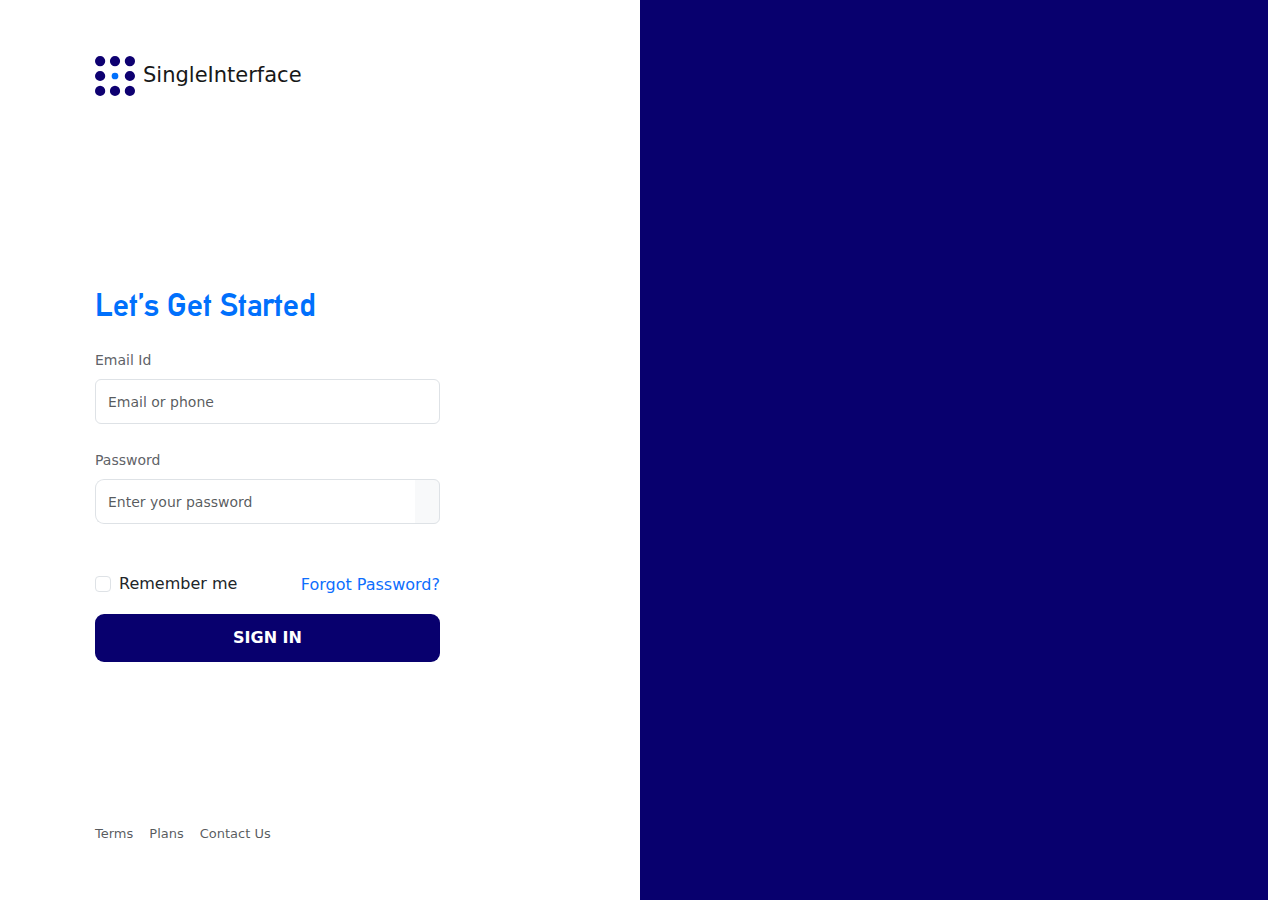
<file: index.html>
<!DOCTYPE html>
<html lang="en">

<head>
  <meta charset="UTF-8">
  <meta name="viewport" content="width=device-width, initial-scale=1.0">
  <title>Sidebar Menu</title>
  <link rel="stylesheet" href="https://cdnjs.cloudflare.com/ajax/libs/font-awesome/6.0.0/css/all.min.css">
  <link rel="stylesheet" href="assets/css/common.css">
  <link rel="stylesheet" href="assets/css/index.css">
  <link rel="stylesheet"
    href="https://fonts.googleapis.com/css2?family=Poppins:ital,wght@0,100;0,200;0,300;0,400;0,500;0,600;0,700;0,800;0,900;1,100;1,200;1,300;1,400;1,500;1,600;1,700;1,800;1,900&display=swap">
  <link rel="stylesheet"
    href="https://fonts.googleapis.com/css2?family=Material+Symbols+Outlined:opsz,wght,FILL,GRAD@20..48,100..700,0..1,-50..200" />
  <!-- Bootstrap CSS -->
  <link href="https://cdn.jsdelivr.net/npm/bootstrap@5.3.0-alpha1/dist/css/bootstrap.min.css" rel="stylesheet">
  <script src="https://cdn.jsdelivr.net/npm/bootstrap@5.3.0/dist/js/bootstrap.bundle.min.js"></script>
</head>

<body>
  <div class="container-fluid d-flex justify-content-center align-items-center vh-100">
    <div class="row w-100 h-100 justify-content-center align-items-center">
      <!-- Left Side -->
      <div class="col-md-6 h-100">
        <div class="d-flex flex-column card-wraper justify-content-between">
        <div class="mb-4 d-flex gap-2 flex-column   justify-content-center ">
          <div class="d-flex gap-2">
            <img src="/assets/images/log.svg" alt="Logo" style="height: 40px;">
            <h1 class="logo-name mt-1">SingleInterface</h1>
          </div>
        </div>
  
        <div class="login-form ">
          <form  class="w-100">
            <h3 class="login-heading mt-5 mb-4 ">Let’s Get Started</h3>
  
            <div class="mb-4">
              <label for="email" class="form-label">Email Id</label>
              <input type="email" class="form-control" id="email" placeholder="Email or phone">
            </div>
  
            <div class="mb-5">
              <label for="password" class="form-label">Password</label>
              <div class="input-group">
                <input type="password" class="form-control" id="password" placeholder="Enter your password">
                <span class="input-group-text"><i class="bi bi-eye"></i></span>
              </div>
            </div>
  
            <div class="d-flex justify-content-between align-items-center mb-3">
              <div class="form-check">
                <input type="checkbox" class="form-check-input" id="remember">
                <label class="form-check-label" for="remember">Remember me</label>
              </div>
              <a href="#" class="text-decoration-none text-primary">Forgot Password?</a>
            </div>
  
            <button type="button" class="btn-custom w-100" onclick="window.location.href='/dashboard.html'">
              SIGN IN
            </button>
            
          </form>
        </div>
  
        <div class="footer-links d-flex mt-5">
          <a href="#" class="me-3 text-decoration-none text-muted">Terms</a>
          <a href="#" class="me-3 text-decoration-none text-muted">Plans</a>
          <a href="#" class="text-decoration-none text-muted">Contact Us</a>
        </div>
      </div>
    </div>
  
      <!-- Right Side -->
      <div class="col-md-6 login-right  d-md-block"></div>
    </div>
  </div>
  
    <!-- External JavaScript -->
    <script src="/assets/js/main.js"></script>
</body>

</html>
</file>
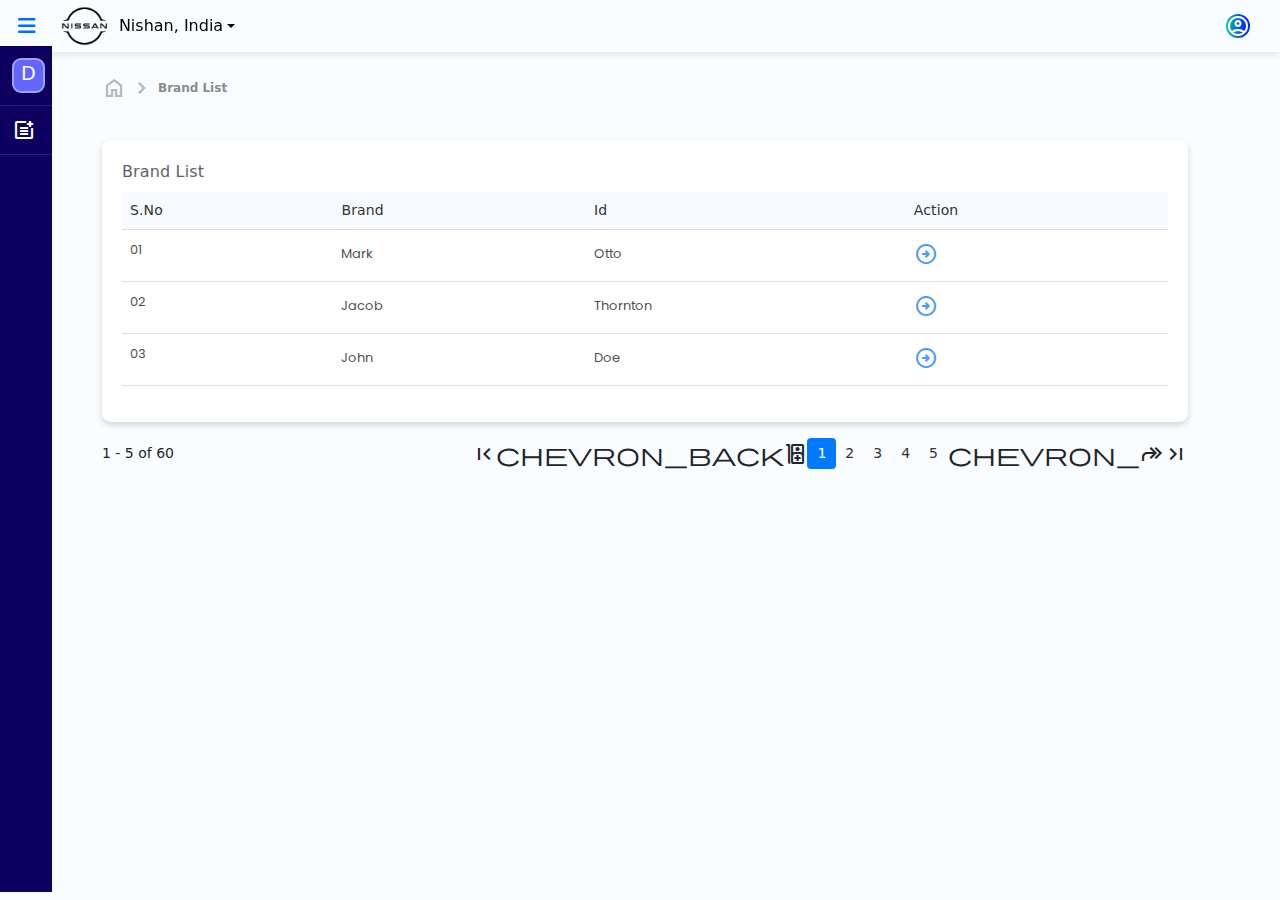
<file: Brandlist.html>
<!DOCTYPE html>
<html lang="en">
    <head>
        <meta charset="UTF-8">
        <meta name="viewport" content="width=device-width, initial-scale=1.0">
        <title>Sidebar Menu</title>
        <link rel="stylesheet" href="https://cdnjs.cloudflare.com/ajax/libs/font-awesome/6.0.0/css/all.min.css">
        <link rel="stylesheet" href="assets/css/dashboard.css">
        <link rel="stylesheet" href="assets/css/common.css">
        <link rel="stylesheet" href="https://fonts.googleapis.com/css2?family=Poppins:ital,wght@0,100;0,200;0,300;0,400;0,500;0,600;0,700;0,800;0,900;1,100;1,200;1,300;1,400;1,500;1,600;1,700;1,800;1,900&display=swap">
        <link rel="stylesheet" href="https://fonts.googleapis.com/css2?family=Material+Symbols+Outlined:opsz,wght,FILL,GRAD@20..48,100..700,0..1,-50..200" />
        <!-- Bootstrap CSS -->
        <link href="https://cdn.jsdelivr.net/npm/bootstrap@5.3.0-alpha1/dist/css/bootstrap.min.css" rel="stylesheet">
        <script src="https://cdn.jsdelivr.net/npm/bootstrap@5.3.0/dist/js/bootstrap.bundle.min.js"></script>
    </head>


<body>
    <div class="layout">
        <header class="header">
            <div class="d-flex gap-4 align-items-center">
                <div class="menu-icon" id="menuToggle">
                    <i class="fas fa-bars"></i>
                </div>
                <div class="">
                    <div class="dropdown-center">
                        <button class="brand-selection dropdown-toggle d-flex align-items-center" type="button" data-bs-toggle="dropdown" aria-expanded="false">
                            <img src="/assets/images/brand-log.png" alt="Logo" style="height: 40px; margin-right: 10px;">
                            Nishan, India
                        </button>
                        <ul class="dropdown-menu dropdown-menu-lg-end">
                            <li><a class="dropdown-item" href="#">Action</a></li>
                            <li><a class="dropdown-item" href="#">Action two</a></li>
                            <li><a class="dropdown-item" href="#">Action three</a></li>
                        </ul>
                    </div>
                </div>
            </div>

            <nav class="header-nav">
                <div class="user-avtar" >
                    <div class="profile-icon dropdown">
                        <span class="material-symbols-outlined" type="button" id="dropdownMenuButton1" data-bs-toggle="dropdown" aria-expanded="false">account_circle</span>
                        <ul class="user-dropdown dropdown-menu" aria-labelledby="dropdownMenuButton1">
                            <h6>Admin@singleInterface.com</h6>
                            <li><hr class="dropdown-divider"></li>
                            <li>
                                <div class="drop-menu-item ">
                                    <a class="dropdown-item" href="#">Customer List</a>
                                    <span class="material-symbols-outlined">arrow_forward</span>
                                </div>
                            </li>
                            <li>
                                <div class="drop-menu-item">
                                    <a class="dropdown-item" href="#">Brand List</a>
                                    <span class="material-symbols-outlined">arrow_forward</span>
                                </div>
                            </li>
                            <li>
                                <div class="drop-menu-item">
                                    <a class="dropdown-item" href="#">Logout</a>
                                    <span class="material-symbols-outlined">logout</span>
                                </div>
                            </li>
                        </ul>
                    </div>
                </div>
            </nav>
        </header>
        <div class="content-wrapper">
            <aside class="sidebar collapsed" id="sidebar">
                <div class="menu" id="menuClose">
                    <ul>
                        <li>
                            <a class="drop-icon" href="#">
                                <div class="d-flex">
                                   <div class="user-status">D</div>
                                    <p class="user-name"> Dinesh Kr. Awtani </p>
                                </div>
                            </a>
                        </li>
                        <li>
                            <a class="drop-icon" href="#">
                                <div class="d-flex">
                                    <span class="material-symbols-outlined">post_add</span>
                                    <p>Facebook Pages</p>
                                </div>
                                <span class="material-symbols-outlined">keyboard_arrow_down</span>
                            </a>
                            <!-- Submenu -->
                            <ul class="submenu">
                                <li><a href="Brandlist.html">Brands List</a></li>
                                <li><a href="Create.html">Create</a></li>
                                <li><a href="">Update</a></li>
                                <li><a href="">Data Table</a></li>
                                
                            </ul>
                        </li>
                    </ul>
                </div>
            </aside>
            <main class="main-content">
                <!-- Main content goes here -->
                <div class="container-fluid">
                    <div class="mt-3 ">
                        <nav >
                            <ol class="breadcrumb count-arrow-wrap bradcrambe-style">
                                <span class="home-icon material-symbols-outlined">home</span>
                                <span class="arrow material-symbols-outlined">chevron_right</span>
                              <li class="breadcrumb-item first-step"><a href="/">Brand List</a></li>
                            </ol>
                          </nav>
                    </div>

                    <div class="row">
                        <div class="col-md-12">
                            <div class="mt-2">
                                
                                <!-- <div class="d-flex justify-content-end align-items-center">
                                    <button class="create-page-button" type="button" id="addNew" data-bs-toggle="modal" data-bs-target="#exampleModal">
                                        CREATE NEW PAGE
                                    </button>
                               
                                </div> -->
                            </div>
                        </div>
                </div>
               
                <!-- ............ -->
                 <div class=" card-warper mt-3">
                    <h3 class="table-heading">Brand List</h3>
                    <table class="table">
                        <thead>
                          <tr>
                            <th scope="col">S.No</th>
                            <th scope="col">Brand</th>
                            <th scope="col">Id</th>
                            <th scope="col">Action</th>
                          </tr>
                        </thead>
                        <tbody>
                          <tr>
                            <th scope="row">01</th>
                            <td>Mark</td>
                            <td>Otto</td>
                            <td>
                                <span class="action-icon material-symbols-outlined">
                                    arrow_circle_right
                                    </span>
                            </td>
                          </tr>
                          <tr>
                            <th scope="row">02</th>
                            <td>Jacob</td>
                            <td>Thornton</td>
                            <td>
                                <span class=" action-icon material-symbols-outlined">
                                    arrow_circle_right
                                    </span>
                            </td>
                          </tr>
                          <tr>
                            <th scope="row">03</th>
                            <td>John</td>
                            <td>Doe</td>
                            <td>
                                <span class=" action-icon material-symbols-outlined">
                                    arrow_circle_right
                                    </span>
                            </td>
                          </tr>
                        </tbody>
                      </table>
                 </div>
                 <div class="d-flex justify-content-between align-items-center mt-3">
                    <small class="pagination-color">1 - 5 of 60</small>
                    <nav>
                    <ul class="pagination pagination-sm custom-pagination mb-0">
                        <li class="page-item disabled">
                            <span class="icon-font material-symbols-outlined">first_page</span>
                        </li>
                        <li class="page-item">
                        <span class="icon-font material-symbols-outlined">chevron_backward</span>
                        </li>
                        <li class="page-item active"><a class="page-link" href="#">1</a></li>
                        <li class="page-item"><a class="page-link" href="#">2</a></li>
                        <li class="page-item"><a class="page-link" href="#">3</a></li>
                        <li class="page-item"><a class="page-link" href="#">4</a></li>
                        <li class="page-item"><a class="page-link" href="#">5</a></li>
                        <li class="page-item">
                        <span class="icon-font material-symbols-outlined">chevron_forward</span>
                        </li>
                        <li class="page-item">
                            <span class="icon-font material-symbols-outlined">last_page</span>
                        </li>
                    </ul>
                    </nav>
                </div>
            </main>
        </div>
    </div>

 

 
<!-- Bootstrap Modal -->
<!-- <div class="modal fade" id="exampleModal" tabindex="-1" aria-labelledby="exampleModalLabel" aria-hidden="true">
    <div class="modal-dialog modal-dialog-centered">
      <div class="modal-content custom-modal">
        <div class="modal-header border-0">
          <div>
            <h5 class="modal-title text-dark modal-heading " id="exampleModalLabel">Create New Page</h5>
            <p class="modal-subtitle mb-0">Select Brand & Attach file to create new Facebook page create</p>
          </div>
        </div>
  
        <div class="modal-body">
          <label class="form-label modal-lable  text-dark mx-2">Brand</label>
          <select class="form-select brand-select-input mb-4" aria-label="Select Brand">
            <option selected disabled>Select Brand</option>
            <option value="1">Nissan Motor</option>
            <option value="2">Tata Motors India</option>
            <option value="3">Kia Motors India</option>
          </select>
  
          <div class="d-flex justify-content-between align-items-center mb-2">
            <label class="form-label modal-lable  text-dark mb-0">Upload File</label>
            <button class="downlode-button ">
                <span class=" downlode-icon-font material-symbols-outlined">download</span> TEMPLATE
            </button>
          </div>
  
            <div class="upload-box text-center mx-2" id="uploadBox">
                <div class="upload-box-inner" id="defaultView">
                    <img src="https://img.icons8.com/color/48/microsoft-excel-2019--v1.png" alt="Excel Icon">
                    <p class="upload-title">Upload Location Data (.xls/.csv)</p>
                    <p class="upload-subtitle">
                        <label for="formFile" class="text-primary text-decoration-underline" style="cursor: pointer;">Browse</label>
                        or drag & drop files here in desired format.
                        <input class="form-control d-none" type="file" id="formFile">
                    </p>
                </div>
            
                <div class="uploaded-box-inner d-none " id="fileView">
                    <div class=" row align-items-center">
                        <div class="d-flex">
                            <div class="row d-flex">
                                <div class="d-flex gap-4 justify-content-center">
                                    <p class="mb-1  min-vw-25 modal-lable text-secondary">FILE NAME</p>
                                    <p class="mb-1  min-vh-25 modal-lable text-secondary">SIZE</p>
                                </div>
                                <div class=" d-flex gap-4 justify-content-center">
                                    <p id="fileName" class="mb-1 min-vh-25 data-lable">-</p>
                                    <p id="fileSize" class="mb-1 min-vh-25 data-lable">-</p>
                                </div>
                            </div>
                            <div class="col-4 text-center p-4">
                                <span class="material-symbols-outlined opacity-25" style="cursor:pointer;" onclick="resetUpload()">delete</span>
                            </div>
                        </div>
                    </div>
                </div>
            </div>
        </div>
  
        <div class="modal-footer border-0 d-flex justify-content-end">
          <button type="button" class="button-coustom " data-bs-dismiss="modal">CANCEL</button>
          <button type="button" class="button-coustom blue ">CREATE</button>
        </div>
      </div>
    </div>
  </div> -->
  
  



    <script src="/assets/js/main.js"></script>

    <script>
        $(document).ready(function() {
            // Listen for click on any dropdown item
            $('.dropdown-item').on('click', function() {
                // Get the text of the selected item
                var selectedText = $(this).text();
                // Get the logo image HTML
                var logo = $('.brand-selection img').prop('outerHTML');
                // Update the button text and image with the selected item
                $('.brand-selection').html(logo + ' ' + selectedText);
            });
        });
    </script>
</body>


</html>
</file>
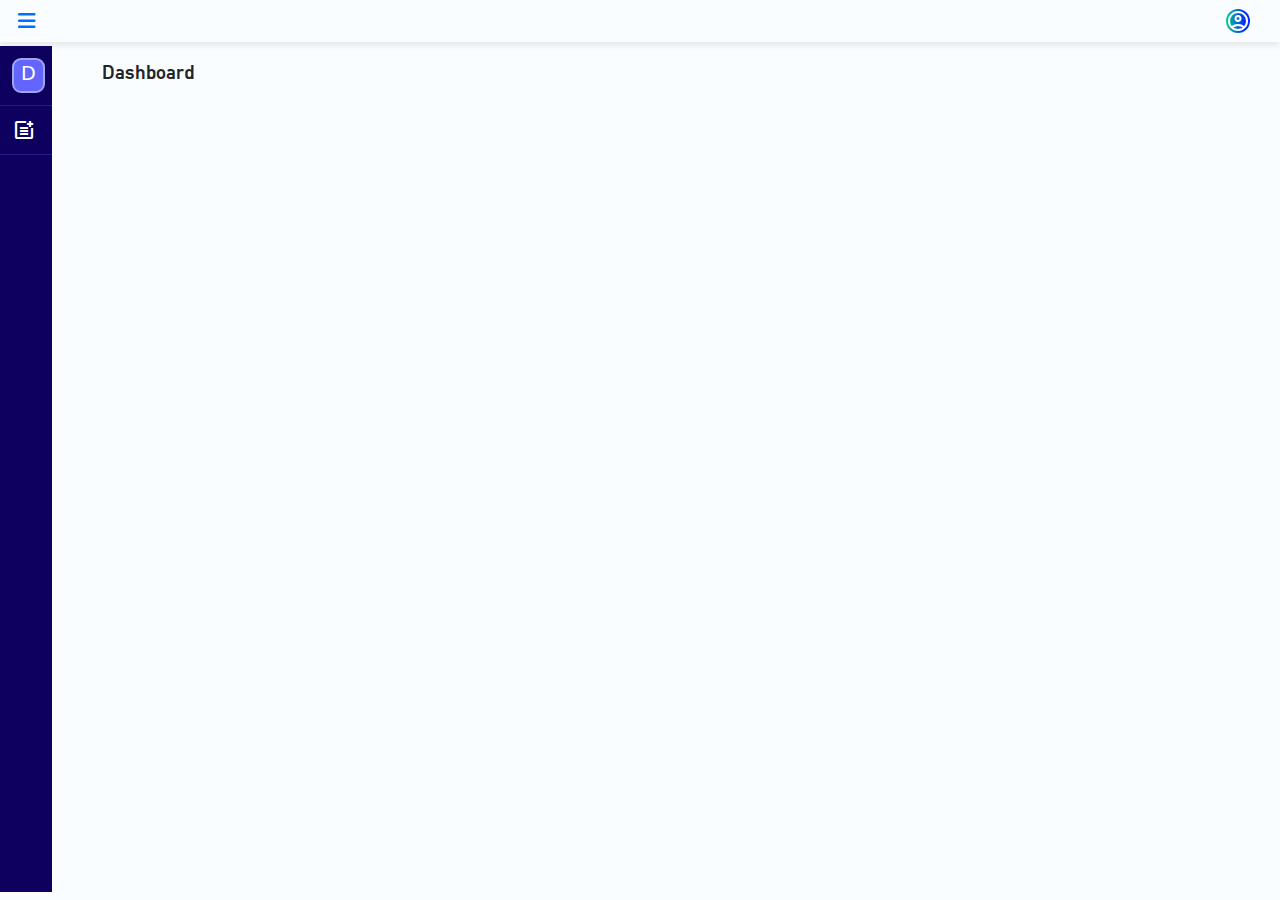
<file: dashboard.html>
<!DOCTYPE html>
<html lang="en">
    <head>
        <meta charset="UTF-8">
        <meta name="viewport" content="width=device-width, initial-scale=1.0">
        <title>Sidebar Menu</title>
        <link rel="stylesheet" href="https://cdnjs.cloudflare.com/ajax/libs/font-awesome/6.0.0/css/all.min.css">
        <link rel="stylesheet" href="assets/css/dashboard.css">
        <link rel="stylesheet" href="assets/css/common.css">
        <link rel="stylesheet" href="https://fonts.googleapis.com/css2?family=Poppins:ital,wght@0,100;0,200;0,300;0,400;0,500;0,600;0,700;0,800;0,900;1,100;1,200;1,300;1,400;1,500;1,600;1,700;1,800;1,900&display=swap">
        <link rel="stylesheet" href="https://fonts.googleapis.com/css2?family=Material+Symbols+Outlined:opsz,wght,FILL,GRAD@20..48,100..700,0..1,-50..200" />
        <!-- Bootstrap CSS -->
        <link href="https://cdn.jsdelivr.net/npm/bootstrap@5.3.0-alpha1/dist/css/bootstrap.min.css" rel="stylesheet">
        <script src="https://cdn.jsdelivr.net/npm/bootstrap@5.3.0/dist/js/bootstrap.bundle.min.js"></script>
    </head>


<body>
    <div class="layout">
        <header class="header">
            <div class="d-flex gap-4 align-items-center">
                <div class="menu-icon" id="menuToggle">
                    <i class="fas fa-bars"></i>
                </div>
                
            </div>

            <nav class="header-nav">
                <div class="user-avtar" >
                    <div class="profile-icon dropdown">
                        <span class="material-symbols-outlined" type="button" id="dropdownMenuButton1" data-bs-toggle="dropdown" aria-expanded="false">account_circle</span>
                        <ul class="user-dropdown dropdown-menu" aria-labelledby="dropdownMenuButton1">
                            <h6>Admin@singleInterface.com</h6>
                            <li><hr class="dropdown-divider"></li>
                            <li>
                                <div class="drop-menu-item ">
                                    <a class="dropdown-item" href="#">Customer List</a>
                                    <span class="material-symbols-outlined">arrow_forward</span>
                                </div>
                            </li>
                            <li>
                                <div class="drop-menu-item">
                                    <a class="dropdown-item" href="#">Brand List</a>
                                    <span class="material-symbols-outlined">arrow_forward</span>
                                </div>
                            </li>
                            <li>
                                <div class="drop-menu-item">
                                    <a class="dropdown-item" href="#">Logout</a>
                                    <span class="material-symbols-outlined">logout</span>
                                </div>
                            </li>
                        </ul>
                    </div>
                </div>
            </nav>
        </header>
        <div class="content-wrapper">
            <aside class="sidebar collapsed" id="sidebar">
                <div class="menu" id="menuClose">
                    <ul>
                        <li>
                            <a class="drop-icon" href="#">
                                <div class="d-flex">
                                   <div class="user-status">D</div>
                                    <p class="user-name"> Dinesh Kr. Awtani </p>
                                </div>
                                <!-- <span class="material-symbols-outlined">keyboard_arrow_down</span> -->
                            </a>
                        </li>
                        <li>
                            <a class="drop-icon" href="#">
                                <div class="d-flex">
                                    <span class="material-symbols-outlined">post_add</span>
                                    <p>Facebook Pages</p>
                                </div>
                                <span class="material-symbols-outlined">keyboard_arrow_down</span>
                            </a>
                            <!-- Submenu -->
                            <ul class="submenu">
                                <li><a href="Brandlist.html">Brands List</a></li>
                                <li><a href="">Create</a></li>
                                <li><a href="">Update</a></li>
                                <li><a href="">Data Table</a></li>
                                
                            </ul>
                        </li>
                        
                       
                    </ul>
                </div>
            </aside>
            <main class="main-content">
                <!-- Main content goes here -->
                <div class="container-fluid">
                    <div class="row">
                        <div class="col-md-12">
                            <div class="">
                                <div class="">
                                    <h5>Dashboard</h5>
                                </div>
                                <!-- Content Goes Here -->



                            </div>
                        </div>
                </div>
                
               
            </main>
        </div>
    </div>

    <script src="/assets/js/main.js"></script>

    <script>
        $(document).ready(function() {
            // Listen for click on any dropdown item
            $('.dropdown-item').on('click', function() {
                // Get the text of the selected item
                var selectedText = $(this).text();
                // Get the logo image HTML
                var logo = $('.brand-selection img').prop('outerHTML');
                // Update the button text and image with the selected item
                $('.brand-selection').html(logo + ' ' + selectedText);
            });
        });
    </script>
</body>


</html>
</file>
<file: assets/css/common.css>
* {
   margin: 0;
   padding: 0;
   box-sizing: border-box;
 }

 @font-face {
   font-family: "Alte DIN 1451 Mittelschrift gepraegt";
   font-style: normal;
   font-weight: 400;
   src: local("Alte DIN 1451 Mittelschrift gepraegt"), url("../fonts/din1451alt_G.woff") format("woff");
 }

 body {
   font-family: "Poppins", sans-serif;
   font-size: 14px;
   font-weight: 400;
 }

 h1,
 h2,
 h3,
 h4,
 h5,
 h6 {
   font-family: "Alte DIN 1451 Mittelschrift gepraegt", sans-serif;
 }

 /* Base Layout */
 .layout {
   display: flex;
   flex-direction: column;
   height: 100vh;
 }

 /* Header Styling */
 .header {
  position: fixed;
  top: 0;
  z-index: 1000;
  width: 100%;
  opacity: 1;
  display: flex;
  justify-content: space-between;
  align-items: center;
  padding: 6px 30px 6px 18px;
  background: #FAFDFF 0% 0% no-repeat padding-box;
  box-shadow: 0px 4px 6px #00000014;
  opacity: 1;
 }

 /* Sidebar Styling */
 .sidebar {
   position: fixed;
   top: 0;
   width: 310px;
   height: 94vh;
   background-color: #0D005F;
   color: white;
   z-index: 9999;
   margin-top: 46px;
 }

 
.content-wrapper {
  display: flex;
  flex-grow: 1;
}

.main-content {
  flex-grow: 1;
  overflow-y: auto;
  /* padding: 20px; */
  background: #FAFDFF 0% 0% no-repeat padding-box;
  opacity: 1;
  padding: 60px 80px 0px 90px;
}

.container {
 --bs-gutter-x: 0 !important;
}

.first-step{
   font-size: 12px;
   color: #333333;
   opacity: 0.8;
   font-weight: 900;
}

.bradcrambe-style span {
 color:#B5B7B8;
 opacity: 1;
}

/* .bradcrambe-style li {
 color: #B5B7B8;
 text-align: left;
 font-size: 13px;
 letter-spacing: 0px;
 color: #333333;
 opacity: 0.8;
} */

.next-page{
 color: var(--unnamed-color-333333);
text-align: left;
font: normal normal normal 12px/18px Poppins;
letter-spacing: 0px;
color: #333333;
opacity: 0.5;
}

.sidebar.collapsed {
  width: 52px;
}

.sidebar.collapsed .menu ul li a p {
  display: none;
}

.menu ul {
  list-style-type: none;
  margin: 0;
  padding: 0;
}
.menu ul li {
border-bottom: 1px solid #271B87;
}

.menu ul li a {
  display: flex;
  align-items: center;
  text-decoration: none;
  color: white;
  padding: 14px;
  transition: all 0.3s ease;
}


.sub-menu{
 display: none;
}

.sub-menu.show{
 display: block;
 margin-left: 35px;
}
.sub-menu li{
 border-bottom: none !important;
}



.header .menu-icon {
  cursor: pointer;
  font-size: 20px;
  color: #0070FC;
  opacity: 1;
}

.header-nav {
  display: flex;
  align-items: center;
}

.header-nav i,
.profile {
  cursor: pointer;
  padding: 10px;
  font-size: 16px;

}

.profile-icon {
  display: flex;
  justify-content: center;
  align-items: center;
  position: relative;
  width: 24px;
  height: 24px;
  background: linear-gradient(270deg, #022AFE 22%, #00D186 100%);
  border-radius: 50%;
  opacity: 1;
  color: white;
  font-weight: bold;
  font-size: 0.9rem;
}

.profile span {
  background-color: white;
  color: #0D005F;
  border-radius: 50%;
  padding: 0.5rem;
  display: inline-block;
}

.sidebar.show {
  left: 0;
}

.menu ul {
  list-style-type: none;
  margin: 0;
  padding: 0;
}

.drop-icon {
  display: flex;
  justify-content: space-between;
}

.menu ul li a .fa-chevron-down {
  margin-left: auto;
}

.sidebar.collapsed .menu ul li a .fa-chevron-down {
  display: none;
}


.menu ul li a p {
  margin-left: 10px;
  transition: margin 0.3s ease;
  margin-bottom: 0px;
  text-align: left;
  font-size: 16px;
  letter-spacing: 0px;
  color: #BFC3FF;
  opacity: 1;

}

.menu ul li a span {
  white-space: nowrap;
  overflow: hidden;
  opacity: 1;
  transition: opacity 0.3s ease, width 0.3s ease;
}

.sidebar.collapsed .menu ul li a i {
  margin-right: 0;
}



.dropdown-menu {
    position: absolute;
    top: 100%;
    left: 0;
    z-index: 1050;
}
.dropdown {
    position: relative;
}

.user-dropdown{
 box-shadow: 0px 2px 8px #0E007127;
 border: none !important;
 margin-top: 15px !important;
}

.drop-menu-item{
 display: flex;
 align-items: center;
 padding: 7px;
}

.drop-menu-item .dropdown-item{
 text-align: left;
   font: normal normal normal 14px / 21px Poppins;
   letter-spacing: 0px;
   color: #5F6368;
   opacity: 1;
}
.drop-menu-item span{
 font-size: 23px;
 color: #D1D3E2;
 opacity: 0.333;
 padding-left: 16px;
 opacity: 1;
 padding-right: 10px;
}
.dropdown-menu h6{
 margin-bottom: 0px;
 padding: 8px 10px 1px 20px;
 font: normal normal normal 12px / 18px Poppins;
 letter-spacing: 0px;
 color: #657180;
 opacity: 1;
}
.user-avtar{
 display: flex;
 align-items: center;
 gap: 5px;
 p{
   text-align: right;
   font: normal normal normal 12px/18px Poppins;
   color: #657180;
   margin-bottom: 0px;
   opacity: 1;
   padding: 8px;
 }
}


.home-icon{
 font-size: 23px;
 color: #B4B6B7;
}

.breadcrumb {
 gap: 4px;
 display: flex;
 align-items: center;

 a {
   color: #6F7171;
   text-decoration: none;

   &:active {
     color: #C3C5C7;
   }
 }
}
</file>
<file: assets/css/index.css>
.container {
  max-width: 1200px;
  margin: auto;
}

.logo-name {
  color: #171818;
  font: var(--unnamed-font-style-normal) normal var(--unnamed-font-weight-normal) 32px / 37px var(--unnamed-font-family-alte-din-1451-mittelschrift-gepraegt);
  letter-spacing: 0px;
  opacity: 1;
  font-size: 21px;
}


.login-right {
  background-color: #08006e;
  height: 100%;
}

.login-form {
  display: flex;
  justify-content: center;
}

.login-heading {
  /* font: var(--unnamed-font-style-normal) normal var(--unnamed-font-weight-normal) 32px / 37px var(--unnamed-font-family-alte-din-1451-mittelschrift-gepraegt); */
  text-align: left;
  font-size: 32px;
  letter-spacing: 0px;
  color: #0070FC;
  opacity: 1;
}

.form-label {
  font-size: 14px;
  color: #5F6368;
  text-align: left;
  text-transform: capitalize;
  letter-spacing: 0;
  opacity: 1;
}

.form-control {
  background: #ffffff;
  border: 1px solid #e0e0e0;
  border-radius: 9px;
  height: 45px;
  font-size: 14px;
  opacity: 1;
}

.form-control::placeholder {
  font-size: 14px;
  color: #1A1B38;
  opacity: 0.5;
}

.input-group-text {
  background-color: #fff;
  border-left: 0;
  border-radius: 0 9px 9px 0;
  cursor: pointer;
}

.input-group .form-control {
  border-right: 0;
  border-radius: 9px 0 0 9px;
}

.form-check-input:checked {
  background-color: #0d0066;
  border-color: #0d0066;
}

.btn-custom {
  background-color: #08006e;
  color: #fff;
  font-weight: 600;
  border: none;
  border-radius: 9px;
  padding: 12px;
  transition: background-color 0.3s ease;
}

.btn-custom:hover {
  background-color: #070060;
}

.footer-links {
  bottom: 20px;
  font-size: 14px;
  color: #999;
}

.footer-links a {
  font-size: 13px;
  text-decoration: none;
  color: #999;
  margin-right: 12px;
}

.card-wraper {
  height: 100%;
  padding: 56px 71px;
  max-width: 487px;
  width: 100%;
  /* margin: 20px 71px; */


}
</file>
<file: assets/css/dashboard.css>
/* === Card Wrapper === */
.card-warper {
    background: #fff;
    box-shadow: 0 3px 6px #00000029;
    border-radius: 9px;
    padding: 20px;
    border: none;
  }

  .card-warper .table thead th {
    background-color: #F7FAFF;
    color: #333333;
    font-size: 14px;
    font-weight: 500;
    letter-spacing: 0.14px;
    border-bottom: 1px solid #dee2e6;
  }

  .card-warper table td  {
    font-family: 'Poppins', sans-serif;
    font-size: 13px;
    line-height: 23px;
    font-weight: 400;
    letter-spacing: 0px;
    text-align: left;
    color: #020000;
    opacity: 0.7;
    padding-top: 12px;
  }

  .card-warper table th[scope="row"] {
    font-family: 'Poppins', sans-serif;
    font-size: 13px;
    line-height: 23px;
    font-weight: 400;
    letter-spacing: 0px;
    text-align: left;
    color: #020000;
    opacity: 0.7;
    padding: 0.5rem;
    border-bottom: 1px solid #dee2e6;
  }
  
  .table-heading{
    font: var(--unnamed-font-style-normal) normal var(--unnamed-font-weight-normal) var(--unnamed-font-size-14) / 16px var(--unnamed-font-family-alte-din-1451-mittelschrift-gepraegt);
    color: var(--unnamed-color-5f6368);
    text-align: left;
    font: normal normal normal 14px / 16px Alte DIN 1451 Mittelschrift gepraegt;
    letter-spacing: 0.14px;
    color: #5F6368;
    opacity: 1;
  }
  
  
  /* === Action Icon === */
  .action-icon {

    color: #0070fc;
    cursor: pointer;
  }
  
  /* === Section Item === */
  .section-item {
    display: flex;
    justify-content: space-between;
    align-items: center;
    padding: 7px 0;
    margin: 15px 18px 15px 20px;
    font-size: 16px;
    color: #333;
    background: #fff;
  }
  
  .section-item span {
    font-size: 14px;
    color: #333;
  }
  
  .section-item .action {
    color: #ffaa00;
    font-size: 12px;
  }
  
  .section-item a {
    text-decoration: none;
  }
  
  .brand-selection {
    background: none;
    border: none;
  }
  
 

  
  /* === Section Card === */
  .section-card {
    box-shadow: 0 2px 6px #0070fc1f;
    border-radius: 13px;
    min-height: 295px;
  }
  
  .section-card h6 {
    background: #f7faff;
    border-radius: 13px 13px 0 0;
    padding: 14px;
    font-size: 18px;
    color: #333;
    margin-bottom: 0;
  }

  
  
  /* === Badge BG === */
  .badge-bg {
    background-color: #6571800a;
    color: #657180 !important;
  }
  
  /* === Count Arrow Wrap === */
  .count-arrow-wrap {
    display: flex;
    align-items: center;
    gap: 3px;
  }
  
  /* === Table Header === */
  .custom-table thead th {
    font-size: 14px;
    color: #5f6368;
    text-align: left;
  }
  
  /* === Sidebar & Submenus === */
  .sidebar .submenu {
    display: none;
    list-style: none;
    padding-left: 15px;
    margin-top: 5px;
    margin-left: 30px;
  }
  
  .sidebar .submenu.show {
    display: block;
  }
  
  .sidebar li a.drop-icon {
    display: flex;
    justify-content: space-between;
    align-items: center;
    padding: 12px;
    text-decoration: none;
    cursor: pointer;
  }
  
  .sidebar .submenu li a {
    padding: 8px 0;
    display: block;
    text-decoration: none;
  }
  
  .sidebar .submenu li a:hover {
    color: #0070fc;
  }
  
  .sidebar li.active > a .material-symbols-outlined:last-child {
    transform: rotate(180deg);
    transition: transform 0.3s ease;
  }
  
  .user-name{
    text-align: left !important;
    font-size: 18px !important;
    letter-spacing: 0.43px !important;
    color: #FFFFFF !important;
    opacity: 1 !important;
    margin-top: 5px !important;
  }


  .user-status{
    height: 35px;
    width: 33px;
    background-color: #6464FF;
    text-align: center;
    color: #FFFFFF;
    font-size: larger;
    border: 2px solid #A3A6EF;
    border-radius: 9px;
    opacity: 1;
  }


  .create-page-button{
    background: #0070FC 0% 0% no-repeat padding-box;
    border-radius: 9px;
    font-size: 16px;
    letter-spacing: 0px;
    color: #FFFFFF;
    text-transform: uppercase;
    opacity: 1;
    border: none;
    padding: 9px;
    max-width: 184px;
    text-align: center;
    width: 100%;
  }



.custom-pagination .page-link {
    color: #333333;  
    background-color: transparent;
    border: none;
    padding: 5px 10px;
  }
  
  .custom-pagination .page-item.active .page-link {
    background-color: #007bff;  
    color: #ffffff;
    border-radius: 4px;
  }
  
  .custom-pagination .page-link:hover {
    background-color: #e9ecef;  
    border-radius: 4px;
  }
  
  .custom-pagination .page-item:first-child .page-link,
  .custom-pagination .page-item:last-child .page-link {
    font-size: 18px;  
  }
  
  .custom-pagination .page-item.disabled .page-link {
    color: #cccccc;  
  }


  .custom-pagination li {
    display: flex;
    justify-content: center;
    align-items: center;
  }
  
  

  .custom-modal {
    border-radius: 1rem;
    box-shadow: 0 10px 30px rgba(0, 0, 0, 0.1);
    padding: 9px;
    max-width: 420px;
  }

  .modal-heading {
    font-size: 25px;
    opacity: 0.8;
  }
  
  .modal-subtitle {
    font-size:  13px;
    color: #657180;
    opacity: 1;
  }
  

  .modal-lable {
    font-size: 16px;
    opacity: 0.54;
    font-weight: 500 !important;

  }

  .brand-select-input {
    max-width: 344px !important;
    width: 100% !important;
    border: 1px solid #6370821A !important;
    border-radius: 4px !important;
    opacity: 1 !important;
    font: normal normal normal 14px / 21px Poppins !important;
    letter-spacing: 0px;
  }
  
  .upload-box {
    display: flex;
    justify-content: center;
    background-color: #F4FBFF;
    border: 1px dashed #0070FC5A;
    border-radius: 0.75rem;
    /* padding: 2rem; */
    padding: 25px 5px;
    margin-top: 0.5rem;
    max-width: 344px;
  }

  .uplode-box-inner{
    max-width: 225px;
  }
  
  .upload-title {
    margin-top: 1rem;
    margin-bottom: 0.25rem;
    font-size: 14px;
    letter-spacing: 0.14px;
    color: #0E0071;
    opacity: 1;
  }
  
  .upload-subtitle {
    font-size: 0.9rem;
    color: #666;
    text-align: center;
    letter-spacing: 0px;
    opacity: 1;
  }
  
.button-coustom {
  max-width: 96px;
  width: 100%;
  padding: 4px;
  border: 1px solid #6370828A;
  border-radius: 4px;
  font-size: 16px;
  letter-spacing: 0px;
  color: #657180;
  text-transform: uppercase;
  opacity: 1;
}

.downlode-button{
  max-width: 104px;
  display: flex;
  gap: 4px;
  padding: 6px;
  background: #F1F1F19A 0% 0% no-repeat padding-box;
  border: 1px solid #A7A7A729;
  border-radius: 6px;
  text-align: left;
  font-size: 13px;
  letter-spacing: 0.13px;
  color: #657180;
  text-transform: uppercase;
  opacity: 1;
  margin-left: 140px;
}

.blue{
  background-color: #1C0076;
  color: #FFFFFF;
}

.downlode-icon-font{
  font-size: 19px !important;
}

.data-lable {
  font: var(--unnamed-font-style-normal) normal var(--unnamed-font-weight-normal) 13px/var(--unnamed-line-spacing-19) var(--unnamed-font-family-poppins);
letter-spacing: var(--unnamed-character-spacing-0);
color: var(--unnamed-color-657180);
text-align: left;
font: normal normal normal 13px/19px Poppins;
letter-spacing: 0px;
color: #657180;
opacity: 1;
}




.downlode-sample-button{
  max-width: 404px;
  display: flex;
  gap: 4px;
  padding: 6px;
  background: #F1F1F19A 0% 0% no-repeat padding-box;
  border: 1px solid #A7A7A729;
  border-radius: 6px;
  text-align: left;
  font-size: 13px;
  letter-spacing: 0.13px;
  color: #657180;
  text-transform: uppercase;
  justify-content: center;
  opacity: 1;
}

.brand-selection-card{
  box-shadow: #0070FC1f 0px 0px 0px 1px;
  border-radius: 13px;
  min-width: 400px;
}
.sheet-formate-section{
  /* box-shadow: #0070fc1f 0px 0px 0px 1px; */
  /* border-radius: 13px; */
  min-width: 400px;
  align-items: center;
  padding: 7px 0;
  font-size: 16px;
  color: #333;
}
</file>
